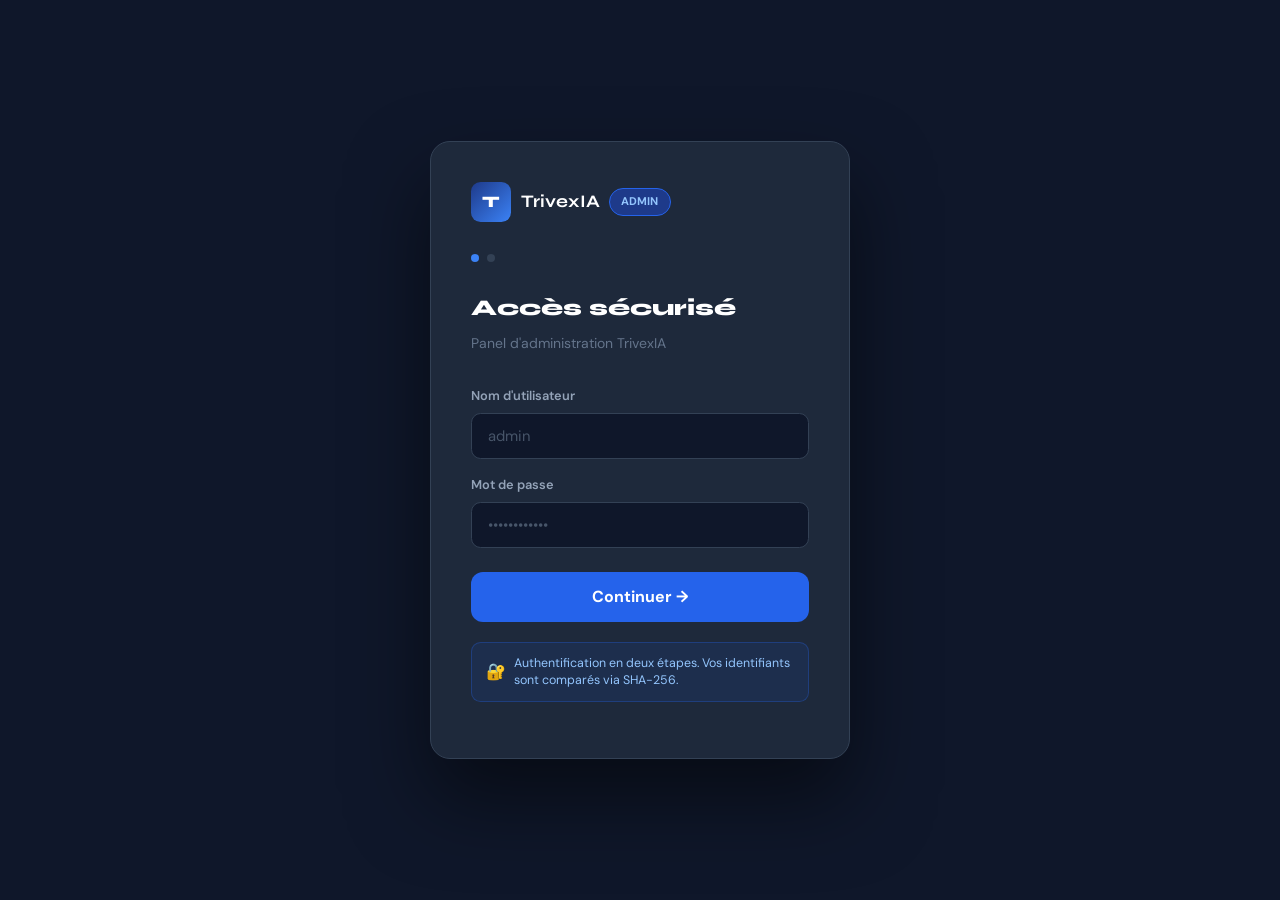
<file: admin-login.html>
<!DOCTYPE html>
<html lang="fr">
<head>
<meta charset="UTF-8" />
<meta name="viewport" content="width=device-width, initial-scale=1.0" />
<title>TrivexIA — Accès Admin</title>
<link rel="stylesheet" href="style.css" />
<style>
  body { background: #0f172a; min-height: 100vh; display: flex; align-items: center; justify-content: center; padding: 1rem; }
  .login-box { background: #1e293b; border: 1px solid #334155; border-radius: 1.25rem; padding: 2.5rem; max-width: 420px; width: 100%; box-shadow: 0 40px 80px rgba(0,0,0,.5); animation: slideUp .3s ease; }
  @keyframes slideUp { from{opacity:0;transform:translateY(20px)} to{opacity:1;transform:translateY(0)} }
  .login-logo { display: flex; align-items: center; gap: .6rem; margin-bottom: 2rem; }
  .login-logo-icon { width: 2.5rem; height: 2.5rem; border-radius: .6rem; background: linear-gradient(135deg, #1e3a8a, #3b82f6); display: flex; align-items: center; justify-content: center; color: white; font-weight: 800; font-family: 'Syne',sans-serif; }
  .login-logo-text { font-size: 1.1rem; font-weight: 700; font-family: 'Syne',sans-serif; color: white; }
  .admin-badge { background: #1e3a8a; color: #93c5fd; font-size: .7rem; font-weight: 700; padding: .25rem .7rem; border-radius: 2rem; border: 1px solid #2563eb; }
  h1 { font-size: 1.4rem; font-weight: 800; color: white; margin-bottom: .4rem; font-family: 'Syne',sans-serif; }
  .sub { font-size: .875rem; color: #64748b; margin-bottom: 2rem; }
  label { display: block; font-size: .8rem; font-weight: 600; color: #94a3b8; margin-bottom: .4rem; }
  input { width: 100%; background: #0f172a; border: 1.5px solid #334155; border-radius: .6rem; padding: .75rem 1rem; font-size: .925rem; color: white; outline: none; transition: border .2s; margin-bottom: 1rem; font-family: inherit; }
  input:focus { border-color: #3b82f6; box-shadow: 0 0 0 3px rgba(59,130,246,.15); }
  input::placeholder { color: #475569; }
  .pin-row { display: flex; gap: .6rem; margin-bottom: 1rem; }
  .pin-input { flex: 1; text-align: center; font-size: 1.5rem; font-weight: 700; letter-spacing: .2em; padding: .75rem .5rem; }
  .btn-login { width: 100%; background: #2563eb; color: white; padding: .9rem; border-radius: .75rem; font-weight: 700; font-size: 1rem; border: none; cursor: pointer; transition: background .2s; margin-top: .5rem; font-family: inherit; }
  .btn-login:hover { background: #1d4ed8; }
  .btn-login:disabled { background: #334155; color: #64748b; cursor: not-allowed; }
  .error-msg { background: rgba(220,38,38,.15); border: 1px solid rgba(220,38,38,.4); color: #fca5a5; font-size: .825rem; padding: .65rem .9rem; border-radius: .5rem; margin-bottom: 1rem; display: none; }
  .error-msg.show { display: block; }
  .attempts-note { font-size: .75rem; color: #475569; text-align: center; margin-top: 1rem; }
  .security-info { display: flex; align-items: center; gap: .5rem; background: rgba(37,99,235,.1); border: 1px solid rgba(37,99,235,.3); border-radius: .6rem; padding: .75rem .9rem; margin-top: 1.25rem; }
  .security-info span:first-child { font-size: 1rem; }
  .security-info p { font-size: .775rem; color: #93c5fd; line-height: 1.4; }
  .step-indicator { display: flex; gap: .5rem; margin-bottom: 1.75rem; }
  .step-dot { width: .5rem; height: .5rem; border-radius: 50%; background: #334155; transition: background .3s; }
  .step-dot.active { background: #3b82f6; }
  .step-dot.done { background: #16a34a; }
  #step2 { display: none; }
  .back-link { display: inline-flex; align-items: center; gap: .3rem; font-size: .825rem; color: #64748b; cursor: pointer; margin-bottom: 1.5rem; transition: color .15s; background: none; border: none; font-family: inherit; }
  .back-link:hover { color: #94a3b8; }
  .lockout-overlay { display: none; text-align: center; }
  .lockout-overlay.show { display: block; }
  .lockout-icon { font-size: 3rem; margin-bottom: 1rem; }
  .lockout-title { color: #f87171; font-size: 1.2rem; font-weight: 700; margin-bottom: .5rem; font-family: 'Syne',sans-serif; }
  .lockout-text { color: #64748b; font-size: .875rem; line-height: 1.6; }
  .countdown { color: #f87171; font-weight: 700; font-size: 1.1rem; margin: .75rem 0; }
  #main-form {}
</style>
<link href="https://fonts.googleapis.com/css2?family=Syne:wght@700;800&family=DM+Sans:wght@400;500;600&display=swap" rel="stylesheet">
</head>
<body>

<div class="login-box">
  <div class="login-logo">
    <div class="login-logo-icon">T</div>
    <span class="login-logo-text">TrivexIA</span>
    <span class="admin-badge">ADMIN</span>
  </div>

  <!-- Lockout overlay -->
  <div id="lockout-overlay" class="lockout-overlay">
    <div class="lockout-icon">🔒</div>
    <div class="lockout-title">Accès bloqué</div>
    <p class="lockout-text">Trop de tentatives échouées. L'accès est temporairement bloqué.</p>
    <div class="countdown" id="countdown-display">Réessayez dans : --:--</div>
    <p class="lockout-text">Si vous avez oublié vos identifiants, modifiez le fichier <code style="background:#0f172a;padding:.2rem .4rem;border-radius:.3rem;font-size:.8rem">script.js</code> directement.</p>
  </div>

  <!-- Main form -->
  <div id="main-form">
    <div class="step-indicator">
      <div class="step-dot active" id="dot-1"></div>
      <div class="step-dot" id="dot-2"></div>
    </div>

    <!-- Étape 1 : Username + Password -->
    <div id="step1">
      <h1>Accès sécurisé</h1>
      <p class="sub">Panel d'administration TrivexIA</p>
      <div id="error-step1" class="error-msg"></div>
      <div>
        <label>Nom d'utilisateur</label>
        <input type="text" id="username" placeholder="admin" autocomplete="username" />
      </div>
      <div>
        <label>Mot de passe</label>
        <input type="password" id="password" placeholder="••••••••••••" autocomplete="current-password" />
      </div>
      <button class="btn-login" id="btn-step1" onclick="verifyStep1()">Continuer →</button>
      <div class="security-info">
        <span>🔐</span>
        <p>Authentification en deux étapes. Vos identifiants sont comparés via SHA-256.</p>
      </div>
    </div>

    <!-- Étape 2 : PIN -->
    <div id="step2">
      <button class="back-link" onclick="backToStep1()">← Retour</button>
      <h1>Code PIN</h1>
      <p class="sub">Saisissez votre PIN à 4 chiffres pour confirmer votre identité.</p>
      <div id="error-step2" class="error-msg"></div>
      <div class="pin-row">
        <input type="password" class="pin-input form-input" id="pin1" maxlength="1" inputmode="numeric" pattern="[0-9]" />
        <input type="password" class="pin-input form-input" id="pin2" maxlength="1" inputmode="numeric" pattern="[0-9]" />
        <input type="password" class="pin-input form-input" id="pin3" maxlength="1" inputmode="numeric" pattern="[0-9]" />
        <input type="password" class="pin-input form-input" id="pin4" maxlength="1" inputmode="numeric" pattern="[0-9]" />
      </div>
      <button class="btn-login" id="btn-step2" onclick="verifyStep2()">Accéder au panel →</button>
    </div>

    <p class="attempts-note" id="attempts-note"></p>
  </div>
</div>

<script>
/* ═══ CONFIG — CHANGER ICI ═══
   Pour générer un nouveau hash SHA-256 :
   Ouvrez la console du navigateur et tapez :
   await crypto.subtle.digest('SHA-256', new TextEncoder().encode('Pa$$w0rd'))
     .then(b => Array.from(new Uint8Array(b)).map(x=>x.toString(16).padStart(2,'0')).join(''))
   ═══════════════════════════ */
const ADMIN_USERNAME = 'trivex';
// SHA-256 de "AgentSAV2024!"
const ADMIN_PWD_HASH = '5f9b5391104e4ad2c08c78325d12fedfa0a5f3c4a59058b523c4298ef089be07';
// SHA-256 de "7391"
const ADMIN_PIN_HASH = 'e25f201f9014599e00073db598a2603a9c05766965336d9b9c68c3d4081ee9a3';
const SESSION_DURATION = 30 * 60 * 1000; // 30 minutes
const MAX_ATTEMPTS = 5;
const LOCKOUT_DURATION = 15 * 60 * 1000; // 15 minutes

async function sha256(msg) {
  const buf = await crypto.subtle.digest('SHA-256', new TextEncoder().encode(msg));
  return Array.from(new Uint8Array(buf)).map(b => b.toString(16).padStart(2,'0')).join('');
}

function getAttempts() { try { return JSON.parse(localStorage.getItem('trivex_admin_attempts') || '{"count":0,"lockUntil":0}'); } catch { return {count:0,lockUntil:0}; } }
function saveAttempts(a) { localStorage.setItem('trivex_admin_attempts', JSON.stringify(a)); }

function checkLockout() {
  const a = getAttempts();
  if (a.lockUntil && Date.now() < a.lockUntil) {
    showLockout(a.lockUntil);
    return true;
  }
  if (a.lockUntil && Date.now() >= a.lockUntil) {
    saveAttempts({count:0, lockUntil:0});
  }
  return false;
}

function showLockout(until) {
  document.getElementById('main-form').style.display = 'none';
  document.getElementById('lockout-overlay').classList.add('show');
  updateCountdown(until);
}

function updateCountdown(until) {
  const el = document.getElementById('countdown-display');
  const interval = setInterval(() => {
    const remaining = until - Date.now();
    if (remaining <= 0) {
      clearInterval(interval);
      document.getElementById('main-form').style.display = 'block';
      document.getElementById('lockout-overlay').classList.remove('show');
      saveAttempts({count:0, lockUntil:0});
      return;
    }
    const m = Math.floor(remaining / 60000);
    const s = Math.floor((remaining % 60000) / 1000);
    el.textContent = `Réessayez dans : ${m}:${s.toString().padStart(2,'0')}`;
  }, 1000);
}

function recordFailedAttempt() {
  const a = getAttempts();
  a.count = (a.count || 0) + 1;
  if (a.count >= MAX_ATTEMPTS) {
    a.lockUntil = Date.now() + LOCKOUT_DURATION;
    saveAttempts(a);
    showLockout(a.lockUntil);
    return;
  }
  saveAttempts(a);
  const remaining = MAX_ATTEMPTS - a.count;
  document.getElementById('attempts-note').textContent = `${remaining} tentative(s) restante(s) avant blocage temporaire.`;
}

function resetAttempts() { saveAttempts({count:0, lockUntil:0}); }

async function verifyStep1() {
  if (checkLockout()) return;
  const username = document.getElementById('username').value.trim();
  const password = document.getElementById('password').value;
  const errEl = document.getElementById('error-step1');
  const btn = document.getElementById('btn-step1');

  if (!username || !password) { showErr(errEl, 'Veuillez remplir tous les champs.'); return; }

  btn.disabled = true;
  btn.textContent = 'Vérification…';

  const pwdHash = await sha256(password);

  if (username !== ADMIN_USERNAME || pwdHash !== ADMIN_PWD_HASH) {
    recordFailedAttempt();
    showErr(errEl, 'Identifiants incorrects.');
    btn.disabled = false;
    btn.textContent = 'Continuer →';
    return;
  }

  errEl.style.display = 'none';
  document.getElementById('dot-1').classList.remove('active');
  document.getElementById('dot-1').classList.add('done');
  document.getElementById('dot-2').classList.add('active');
  document.getElementById('step1').style.display = 'none';
  document.getElementById('step2').style.display = 'block';
  document.getElementById('pin1').focus();
  btn.disabled = false;
  btn.textContent = 'Continuer →';
}

async function verifyStep2() {
  if (checkLockout()) return;
  const pin = ['pin1','pin2','pin3','pin4'].map(id => document.getElementById(id).value).join('');
  const errEl = document.getElementById('error-step2');
  const btn = document.getElementById('btn-step2');

  if (pin.length !== 4) { showErr(errEl, 'Veuillez saisir les 4 chiffres du PIN.'); return; }

  btn.disabled = true;
  btn.textContent = 'Vérification…';

  const pinHash = await sha256(pin);

  if (pinHash !== ADMIN_PIN_HASH) {
    recordFailedAttempt();
    showErr(errEl, 'PIN incorrect.');
    ['pin1','pin2','pin3','pin4'].forEach(id => { document.getElementById(id).value = ''; });
    document.getElementById('pin1').focus();
    btn.disabled = false;
    btn.textContent = 'Accéder au panel →';
    return;
  }

  // Succès !
  resetAttempts();
  const token = await sha256(Date.now().toString() + Math.random().toString());
  const session = { token, expires: Date.now() + SESSION_DURATION, createdAt: Date.now() };
  localStorage.setItem('trivex_admin_session', JSON.stringify(session));
  btn.textContent = 'Accès autorisé ✓';
  setTimeout(() => { window.location.href = 'admin.html'; }, 600);
}

function backToStep1() {
  document.getElementById('step2').style.display = 'none';
  document.getElementById('step1').style.display = 'block';
  document.getElementById('dot-2').classList.remove('active');
  document.getElementById('dot-1').classList.remove('done');
  document.getElementById('dot-1').classList.add('active');
}

function showErr(el, msg) { el.textContent = msg; el.style.display = 'block'; }

// Navigation PIN avec auto-focus
['pin1','pin2','pin3','pin4'].forEach((id, i, arr) => {
  document.getElementById(id)?.addEventListener('input', e => {
    if (e.target.value.length === 1 && i < arr.length - 1) {
      document.getElementById(arr[i + 1]).focus();
    }
  });
  document.getElementById(id)?.addEventListener('keydown', e => {
    if (e.key === 'Backspace' && e.target.value === '' && i > 0) {
      document.getElementById(arr[i - 1]).focus();
    }
    if (e.key === 'Enter') verifyStep2();
  });
});

document.getElementById('password')?.addEventListener('keydown', e => {
  if (e.key === 'Enter') verifyStep1();
});

// Vérifier lockout au chargement
window.addEventListener('DOMContentLoaded', () => { checkLockout(); });
</script>
</body>
</html>
</file>
<file: style.css>
/* ═══════════════════════════════════════════════
   TrivexIA — style.css
   ═══════════════════════════════════════════════ */

@import url('https://fonts.googleapis.com/css2?family=Syne:wght@400;600;700;800&family=DM+Sans:ital,wght@0,300;0,400;0,500;1,400&display=swap');

/* ── Variables ── */
:root {
  --blue-dark: #1e3a8a;
  --blue-mid: #2563eb;
  --blue-light: #3b82f6;
  --blue-pale: #eff6ff;
  --green: #16a34a;
  --red: #dc2626;
  --slate-50: #f8fafc;
  --slate-100: #f1f5f9;
  --slate-200: #e2e8f0;
  --slate-300: #cbd5e1;
  --slate-400: #94a3b8;
  --slate-500: #64748b;
  --slate-600: #475569;
  --slate-700: #334155;
  --slate-800: #1e293b;
  --slate-900: #0f172a;
  --shadow-sm: 0 1px 2px rgba(0,0,0,.05);
  --shadow-md: 0 4px 12px rgba(0,0,0,.08);
  --shadow-lg: 0 20px 40px rgba(0,0,0,.1);
  --radius: .75rem;
  --radius-lg: 1.25rem;
  --radius-xl: 1.5rem;
}

/* ── Reset & Base ── */
*, *::before, *::after { box-sizing: border-box; margin: 0; padding: 0; }
html { scroll-behavior: smooth; font-size: 16px; }
body { font-family: 'DM Sans', sans-serif; background: var(--slate-50); color: var(--slate-900); line-height: 1.6; -webkit-font-smoothing: antialiased; }
h1,h2,h3,h4,.font-display { font-family: 'Syne', sans-serif; }
a { text-decoration: none; color: inherit; }
img { max-width: 100%; display: block; }
button { cursor: pointer; border: none; background: none; font-family: inherit; }
input, textarea, select { font-family: inherit; font-size: 1rem; }

/* ── Gradients ── */
.gradient-bg { background: linear-gradient(135deg, var(--blue-dark) 0%, var(--blue-light) 100%); }

/* ── Card hover ── */
.card-hover { transition: transform .2s ease, box-shadow .2s ease; }
.card-hover:hover { transform: translateY(-4px); box-shadow: var(--shadow-lg); }

/* ── Navigation ── */
.nav { position: sticky; top: 0; z-index: 50; background: rgba(255,255,255,.92); backdrop-filter: blur(12px); border-bottom: 1px solid var(--slate-200); }
.nav-inner { max-width: 1152px; margin: 0 auto; padding: .9rem 1.5rem; display: flex; align-items: center; justify-content: space-between; }
.nav-logo { display: flex; align-items: center; gap: .5rem; }
.nav-logo-icon { width: 2.25rem; height: 2.25rem; border-radius: .5rem; background: linear-gradient(135deg, var(--blue-dark), var(--blue-light)); display: flex; align-items: center; justify-content: center; color: white; font-weight: 700; font-family: 'Syne', sans-serif; font-size: .9rem; }
.nav-logo-text { font-size: 1.2rem; font-weight: 700; font-family: 'Syne', sans-serif; }
.nav-logo-text span { color: var(--blue-mid); }
.nav-links { display: none; gap: 2rem; font-size: .875rem; font-weight: 500; color: var(--slate-600); }
.nav-links a:hover { color: var(--blue-mid); }
.btn-nav { background: var(--blue-mid); color: white; padding: .5rem 1.25rem; border-radius: .5rem; font-size: .875rem; font-weight: 600; transition: background .2s; }
.btn-nav:hover { background: var(--blue-dark); }
@media(min-width:768px){ .nav-links { display: flex; } }

/* ── Hero ── */
.hero { background: linear-gradient(135deg, var(--blue-dark) 0%, var(--blue-light) 100%); color: white; }
.hero-inner { max-width: 1152px; margin: 0 auto; padding: 5rem 1.5rem 6rem; }
.hero-badge { display: inline-block; background: rgba(255,255,255,.2); color: white; font-size: .75rem; font-weight: 600; padding: .3rem .85rem; border-radius: 2rem; margin-bottom: 1.5rem; }
.hero h1 { font-size: clamp(2rem, 5vw, 3.5rem); font-weight: 800; line-height: 1.15; margin-bottom: 1.5rem; }
.hero h1 span { color: #bfdbfe; }
.hero-sub { font-size: 1.15rem; color: #bfdbfe; max-width: 580px; margin-bottom: 2rem; line-height: 1.7; }
.hero-btns { display: flex; flex-wrap: wrap; gap: 1rem; }
.btn-hero-primary { background: white; color: var(--blue-dark); padding: .9rem 2rem; border-radius: .6rem; font-weight: 700; transition: background .2s; }
.btn-hero-primary:hover { background: #eff6ff; }
.btn-hero-secondary { border: 2px solid rgba(255,255,255,.4); color: white; padding: .9rem 2rem; border-radius: .6rem; font-weight: 600; transition: background .2s; }
.btn-hero-secondary:hover { background: rgba(255,255,255,.1); }
.hero-meta { margin-top: 1.5rem; font-size: .875rem; color: #bfdbfe; }
.hero-meta span { margin-right: 1.2rem; }

/* ── Auth Modal ── */
.auth-overlay { display: none; position: fixed; inset: 0; z-index: 200; background: rgba(15,23,42,.7); backdrop-filter: blur(6px); align-items: center; justify-content: center; padding: 1rem; }
.auth-overlay.open { display: flex; }
.auth-box { background: white; border-radius: var(--radius-xl); max-width: 440px; width: 100%; padding: 2.5rem; box-shadow: 0 40px 80px rgba(0,0,0,.2); animation: slideUp .3s ease; }
@keyframes slideUp { from{opacity:0;transform:translateY(20px)} to{opacity:1;transform:translateY(0)} }
.auth-logo { display: flex; align-items: center; gap: .5rem; margin-bottom: 1.75rem; }
.auth-logo-icon { width: 2.5rem; height: 2.5rem; border-radius: .6rem; background: linear-gradient(135deg, var(--blue-dark), var(--blue-light)); display: flex; align-items: center; justify-content: center; color: white; font-weight: 800; font-family: 'Syne',sans-serif; }
.auth-logo-text { font-size: 1.15rem; font-weight: 700; font-family: 'Syne',sans-serif; }
.auth-title { font-size: 1.4rem; font-weight: 800; margin-bottom: .35rem; font-family: 'Syne',sans-serif; }
.auth-sub { font-size: .875rem; color: var(--slate-500); margin-bottom: 1.75rem; }
.auth-tab { display: flex; background: var(--slate-100); border-radius: .6rem; padding: .25rem; margin-bottom: 1.5rem; }
.auth-tab button { flex: 1; padding: .55rem; border-radius: .45rem; font-size: .875rem; font-weight: 600; color: var(--slate-500); transition: all .2s; }
.auth-tab button.active { background: white; color: var(--slate-900); box-shadow: var(--shadow-sm); }
.form-group { margin-bottom: 1rem; }
.form-label { display: block; font-size: .8rem; font-weight: 600; color: var(--slate-600); margin-bottom: .4rem; }
.form-input { width: 100%; border: 1.5px solid var(--slate-200); border-radius: .6rem; padding: .7rem 1rem; font-size: .925rem; color: var(--slate-900); transition: border .2s; outline: none; background: white; }
.form-input:focus { border-color: var(--blue-mid); box-shadow: 0 0 0 3px rgba(37,99,235,.1); }
.btn-primary { width: 100%; background: var(--blue-mid); color: white; padding: .85rem; border-radius: .6rem; font-weight: 700; font-size: 1rem; transition: background .2s; margin-top: .5rem; }
.btn-primary:hover { background: var(--blue-dark); }
.btn-secondary { width: 100%; background: var(--slate-100); color: var(--slate-700); padding: .85rem; border-radius: .6rem; font-weight: 600; font-size: .925rem; transition: background .2s; margin-top: .75rem; }
.btn-secondary:hover { background: var(--slate-200); }
.auth-error { background: #fef2f2; border: 1px solid #fecaca; color: var(--red); font-size: .825rem; padding: .65rem .9rem; border-radius: .5rem; margin-bottom: 1rem; display: none; }
.auth-error.show { display: block; }
.auth-success { background: #f0fdf4; border: 1px solid #bbf7d0; color: var(--green); font-size: .825rem; padding: .65rem .9rem; border-radius: .5rem; margin-bottom: 1rem; display: none; }
.auth-success.show { display: block; }
.auth-gdpr { font-size: .75rem; color: var(--slate-400); margin-top: 1rem; text-align: center; line-height: 1.5; }
.auth-gdpr a { color: var(--blue-mid); text-decoration: underline; }

/* ── User badge (nav) ── */
.user-badge { display: flex; align-items: center; gap: .6rem; font-size: .875rem; }
.user-avatar { width: 2rem; height: 2rem; border-radius: 50%; background: var(--blue-light); color: white; display: flex; align-items: center; justify-content: center; font-weight: 700; font-size: .75rem; font-family: 'Syne',sans-serif; }
.btn-logout { font-size: .75rem; color: var(--slate-400); padding: .25rem .6rem; border-radius: .4rem; transition: all .2s; }
.btn-logout:hover { background: var(--slate-100); color: var(--slate-700); }

/* ── Bandeau logos ── */
.bandeau { background: white; border-bottom: 1px solid var(--slate-200); }
.bandeau-inner { max-width: 1152px; margin: 0 auto; padding: 2rem 1.5rem; text-align: center; }
.bandeau-label { font-size: .75rem; text-transform: uppercase; letter-spacing: .1em; color: var(--slate-400); font-weight: 600; margin-bottom: 1rem; }
.bandeau-logos { display: flex; flex-wrap: wrap; justify-content: center; gap: 2rem; color: var(--slate-300); font-size: .9rem; font-weight: 500; }

/* ── Problem/Solution ── */
.problem { background: var(--slate-50); padding: 5rem 0; }
.problem-inner { max-width: 1152px; margin: 0 auto; padding: 0 1.5rem; display: grid; gap: 3rem; align-items: center; }
@media(min-width:768px){ .problem-inner { grid-template-columns: 1fr 1fr; } }
.problem h2 { font-size: clamp(1.8rem,4vw,2.5rem); font-weight: 800; margin-bottom: 1.25rem; }
.problem h2 span { color: #ef4444; }
.problem p { color: var(--slate-600); font-size: 1.05rem; margin-bottom: 1rem; }
.check-list { list-style: none; display: flex; flex-direction: column; gap: .75rem; margin-top: 1rem; }
.check-list li { display: flex; gap: .75rem; align-items: flex-start; color: var(--slate-700); }
.check-list li span:first-child { color: var(--green); font-weight: 700; font-size: 1.1rem; flex-shrink: 0; margin-top: .1rem; }
.chat-demo { background: white; border-radius: var(--radius-xl); padding: 1.5rem; border: 1px solid var(--slate-200); box-shadow: var(--shadow-lg); }
.chat-bubble { border-radius: .85rem; padding: .85rem 1rem; max-width: 85%; font-size: .875rem; }
.chat-bubble.user { background: var(--slate-100); color: var(--slate-700); }
.chat-bubble.bot { background: var(--blue-mid); color: white; margin-left: auto; }
.chat-meta { font-size: .7rem; margin-top: .25rem; opacity: .6; }
.chat-messages { display: flex; flex-direction: column; gap: 1rem; }

/* ── Produits ── */
.produits { background: white; padding: 5rem 0; }
.produits-inner { max-width: 1152px; margin: 0 auto; padding: 0 1.5rem; }
.section-header { text-align: center; margin-bottom: 3.5rem; }
.section-header h2 { font-size: clamp(1.8rem,4vw,2.5rem); font-weight: 800; margin-bottom: 1rem; }
.section-header p { font-size: 1.05rem; color: var(--slate-600); max-width: 500px; margin: 0 auto; }
.products-grid { display: grid; gap: 1.5rem; }
@media(min-width:768px){ .products-grid { grid-template-columns: repeat(3,1fr); } }
.product-card { background: white; border-radius: var(--radius-xl); padding: 2rem; border: 2px solid var(--slate-200); display: flex; flex-direction: column; }
.product-card.featured { border-color: var(--blue-mid); box-shadow: var(--shadow-lg); position: relative; }
.product-badge { position: absolute; top: -.85rem; left: 50%; transform: translateX(-50%); background: var(--blue-mid); color: white; font-size: .7rem; font-weight: 700; padding: .3rem 1rem; border-radius: 2rem; white-space: nowrap; }
.product-icon { width: 3rem; height: 3rem; border-radius: .6rem; display: flex; align-items: center; justify-content: center; font-size: 1.5rem; margin-bottom: 1rem; }
.product-icon.blue { background: #eff6ff; }
.product-icon.blue-filled { background: var(--blue-mid); }
.product-icon.amber { background: #fffbeb; }
.product-card h3 { font-size: 1.2rem; font-weight: 700; margin-bottom: .25rem; }
.product-tagline { font-size: .8rem; color: var(--slate-400); margin-bottom: 1rem; }
.product-desc { color: var(--slate-600); font-size: .9rem; flex: 1; margin-bottom: 1.5rem; line-height: 1.65; }
.product-pricing { border-top: 1px solid var(--slate-200); padding-top: 1rem; margin-bottom: 1.25rem; }
.product-price { font-size: 1.75rem; font-weight: 800; margin-bottom: .25rem; }
.product-price span { font-size: .875rem; font-weight: 400; color: var(--slate-400); }
.product-abo { font-size: .825rem; color: var(--slate-400); }
.product-abo strong { color: var(--slate-700); }
.product-note { font-size: .75rem; font-weight: 600; margin-top: .5rem; }
.product-note.green { color: var(--green); }
.product-note.blue { color: var(--blue-mid); }
.product-note.amber { color: #d97706; }
.btn-product { width: 100%; background: var(--blue-mid); color: white; padding: .8rem; border-radius: .75rem; font-weight: 700; font-size: .9rem; transition: background .2s; }
.btn-product:hover { background: var(--blue-dark); }
.btn-product.dark { background: var(--slate-800); }
.btn-product.dark:hover { background: var(--slate-900); }
.btn-product.demo-requested { background: var(--green); cursor: default; }
.pricing-note { margin-top: 2rem; background: var(--slate-50); border: 1px solid var(--slate-200); border-radius: .75rem; padding: 1.25rem; max-width: 640px; margin-left: auto; margin-right: auto; text-align: center; font-size: .875rem; color: var(--slate-600); }

/* ── Comment ── */
.comment { background: var(--slate-50); padding: 5rem 0; }
.comment-inner { max-width: 1152px; margin: 0 auto; padding: 0 1.5rem; }
.steps-grid { display: grid; gap: 2rem; }
@media(min-width:768px){ .steps-grid { grid-template-columns: repeat(3,1fr); } }
.step-item { text-align: center; }
.step-num { width: 4rem; height: 4rem; border-radius: 50%; background: linear-gradient(135deg, var(--blue-dark), var(--blue-light)); color: white; font-size: 1.5rem; font-weight: 800; display: flex; align-items: center; justify-content: center; margin: 0 auto 1rem; font-family: 'Syne',sans-serif; }
.step-item h3 { font-size: 1.15rem; font-weight: 700; margin-bottom: .5rem; }
.step-item p { font-size: .9rem; color: var(--slate-500); }

/* ── Témoignages ── */
.temoignages { background: white; padding: 5rem 0; }
.temoignages-inner { max-width: 1152px; margin: 0 auto; padding: 0 1.5rem; }
.temoignages-grid { display: grid; gap: 1.5rem; margin-bottom: 2rem; }
@media(min-width:768px){ .temoignages-grid { grid-template-columns: repeat(2,1fr); } }
.temoignage-card { background: var(--slate-50); border: 1px solid var(--slate-200); border-radius: var(--radius-xl); padding: 2rem; }
.temoignage-stars { color: #f59e0b; font-size: 1.1rem; margin-bottom: 1rem; }
.temoignage-text { color: var(--slate-700); font-style: italic; margin-bottom: 1.5rem; line-height: 1.7; }
.temoignage-author { display: flex; align-items: center; gap: .75rem; }
.temoignage-avatar { width: 2.5rem; height: 2.5rem; border-radius: 50%; background: #bfdbfe; color: var(--blue-dark); display: flex; align-items: center; justify-content: center; font-weight: 700; font-size: .8rem; font-family: 'Syne',sans-serif; }
.temoignage-name { font-weight: 700; font-size: .875rem; }
.temoignage-commerce { font-size: .75rem; color: var(--slate-400); }
.temoignages-empty { border: 2px dashed var(--slate-200); border-radius: var(--radius-xl); padding: 3rem; text-align: center; }
.temoignages-empty-emoji { font-size: 2.5rem; margin-bottom: 1rem; }
.temoignages-empty h3 { font-size: 1.25rem; font-weight: 700; margin-bottom: .5rem; }
.temoignages-empty p { color: var(--slate-400); max-width: 400px; margin: 0 auto .75rem; }
.temoignages-empty-cta { color: var(--blue-mid); font-size: .875rem; font-weight: 600; margin-bottom: .75rem; }

/* ── Section commentaires publics ── */
.comments-section { background: var(--slate-50); padding: 4rem 0; border-top: 1px solid var(--slate-200); }
.comments-inner { max-width: 720px; margin: 0 auto; padding: 0 1.5rem; }
.comments-section h2 { font-size: 1.75rem; font-weight: 800; margin-bottom: .5rem; }
.comments-section .sub { font-size: .9rem; color: var(--slate-400); margin-bottom: 2rem; }
.comment-form { background: white; border: 1px solid var(--slate-200); border-radius: var(--radius-lg); padding: 1.5rem; margin-bottom: 2rem; }
.comment-form h3 { font-size: 1rem; font-weight: 700; margin-bottom: 1rem; }
.star-picker { display: flex; gap: .3rem; margin-bottom: 1rem; }
.star-picker span { font-size: 1.5rem; cursor: pointer; color: var(--slate-300); transition: color .15s; }
.star-picker span.active { color: #f59e0b; }
.comment-form textarea { width: 100%; border: 1.5px solid var(--slate-200); border-radius: .6rem; padding: .75rem 1rem; font-size: .9rem; resize: none; outline: none; transition: border .2s; }
.comment-form textarea:focus { border-color: var(--blue-mid); }
.btn-submit-comment { background: var(--blue-mid); color: white; padding: .7rem 1.5rem; border-radius: .6rem; font-weight: 700; font-size: .875rem; transition: background .2s; margin-top: .75rem; }
.btn-submit-comment:hover { background: var(--blue-dark); }
.comment-login-prompt { background: var(--blue-pale); border: 1px solid #bfdbfe; border-radius: var(--radius); padding: 1rem 1.25rem; font-size: .875rem; color: var(--blue-dark); margin-bottom: 2rem; }
.comment-login-prompt a { font-weight: 700; color: var(--blue-mid); text-decoration: underline; cursor: pointer; }
.comment-list { display: flex; flex-direction: column; gap: 1.25rem; }
.comment-item { background: white; border: 1px solid var(--slate-200); border-radius: var(--radius-lg); padding: 1.25rem 1.5rem; }
.comment-header { display: flex; justify-content: space-between; align-items: flex-start; margin-bottom: .6rem; }
.comment-meta { display: flex; align-items: center; gap: .6rem; }
.comment-avatar { width: 2rem; height: 2rem; border-radius: 50%; background: var(--blue-light); color: white; display: flex; align-items: center; justify-content: center; font-weight: 700; font-size: .7rem; font-family: 'Syne',sans-serif; }
.comment-author-name { font-weight: 700; font-size: .875rem; }
.comment-date { font-size: .75rem; color: var(--slate-400); }
.comment-stars { font-size: .85rem; color: #f59e0b; margin-bottom: .5rem; }
.comment-text { font-size: .875rem; color: var(--slate-600); line-height: 1.65; }
.comment-empty { text-align: center; padding: 2.5rem; color: var(--slate-400); font-size: .9rem; }

/* ── Demo CTA ── */
.demo-section { background: linear-gradient(135deg, var(--blue-dark) 0%, var(--blue-light) 100%); padding: 5rem 0; }
.demo-inner { max-width: 900px; margin: 0 auto; padding: 0 1.5rem; text-align: center; color: white; }
.demo-inner h2 { font-size: clamp(1.8rem,4vw,3rem); font-weight: 800; margin-bottom: 1.25rem; }
.demo-inner .demo-sub { font-size: 1.1rem; color: #bfdbfe; margin-bottom: 2.5rem; max-width: 500px; margin-left: auto; margin-right: auto; }
.demo-form-box { background: white; border-radius: var(--radius-xl); padding: 2rem; text-align: left; color: var(--slate-900); max-width: 640px; margin: 0 auto; }
.demo-grid { display: grid; gap: 1rem; }
@media(min-width:640px){ .demo-grid { grid-template-columns: 1fr 1fr; } }
.demo-form-box .form-label { color: var(--slate-700); font-size: .825rem; font-weight: 600; margin-bottom: .3rem; display: block; }
.demo-form-box input, .demo-form-box textarea { width: 100%; border: 1.5px solid var(--slate-200); border-radius: .6rem; padding: .75rem 1rem; font-size: .9rem; outline: none; transition: border .2s; }
.demo-form-box input:focus, .demo-form-box textarea:focus { border-color: var(--blue-mid); }
.btn-demo-submit { width: 100%; background: var(--blue-mid); color: white; padding: 1rem; border-radius: .6rem; font-weight: 700; font-size: 1rem; transition: background .2s; margin-top: 1.25rem; }
.btn-demo-submit:hover { background: var(--blue-dark); }
.btn-demo-submit.done { background: var(--green); cursor: default; }
.demo-privacy { font-size: .75rem; color: var(--slate-400); text-align: center; margin-top: .75rem; }
.demo-contact { margin-top: 2rem; color: #bfdbfe; font-size: .9rem; }
.demo-contact a { color: white; text-decoration: underline; font-weight: 600; }

/* ── FAQ ── */
.faq { background: white; padding: 5rem 0; }
.faq-inner { max-width: 720px; margin: 0 auto; padding: 0 1.5rem; }
.faq-list { display: flex; flex-direction: column; gap: .75rem; }
.faq-item { background: var(--slate-50); border: 1px solid var(--slate-200); border-radius: .75rem; overflow: hidden; }
.faq-item summary { font-weight: 600; padding: 1.1rem 1.25rem; cursor: pointer; list-style: none; display: flex; justify-content: space-between; align-items: center; }
.faq-item summary::-webkit-details-marker { display: none; }
.faq-icon { color: var(--blue-mid); font-weight: 700; font-size: 1.25rem; transition: transform .2s; flex-shrink: 0; }
details[open] .faq-icon { transform: rotate(45deg); }
.faq-item p { padding: 0 1.25rem 1.1rem; color: var(--slate-600); font-size: .9rem; line-height: 1.65; }

/* ── CGU / Confidentialité ── */
.legal-section { background: var(--slate-50); padding: 5rem 0; border-top: 1px solid var(--slate-200); }
.legal-inner { max-width: 900px; margin: 0 auto; padding: 0 1.5rem; }
.legal-tabs { display: flex; gap: .5rem; margin-bottom: 2rem; flex-wrap: wrap; }
.legal-tab { padding: .55rem 1.2rem; border-radius: .5rem; font-size: .875rem; font-weight: 600; color: var(--slate-500); border: 1.5px solid var(--slate-200); background: white; transition: all .2s; }
.legal-tab.active { background: var(--blue-mid); color: white; border-color: var(--blue-mid); }
.legal-content { display: none; background: white; border: 1px solid var(--slate-200); border-radius: var(--radius-lg); padding: 2rem; }
.legal-content.active { display: block; }
.legal-content h2 { font-size: 1.5rem; font-weight: 800; margin-bottom: .5rem; }
.legal-content .legal-meta { font-size: .8rem; color: var(--slate-400); margin-bottom: 1.75rem; border-bottom: 1px solid var(--slate-100); padding-bottom: 1rem; }
.legal-content h3 { font-size: 1rem; font-weight: 700; margin: 1.5rem 0 .5rem; color: var(--slate-800); }
.legal-content p { font-size: .875rem; color: var(--slate-600); margin-bottom: .75rem; line-height: 1.7; }
.legal-content ul { padding-left: 1.25rem; margin-bottom: .75rem; }
.legal-content ul li { font-size: .875rem; color: var(--slate-600); margin-bottom: .3rem; line-height: 1.65; }
.legal-content a { color: var(--blue-mid); text-decoration: underline; }

/* ── Footer ── */
footer { background: var(--slate-900); color: var(--slate-400); padding: 2.5rem 0; }
.footer-inner { max-width: 1152px; margin: 0 auto; padding: 0 1.5rem; display: flex; flex-direction: column; gap: 1rem; align-items: center; }
@media(min-width:768px){ .footer-inner { flex-direction: row; justify-content: space-between; } }
.footer-logo { display: flex; align-items: center; gap: .5rem; }
.footer-logo-icon { width: 2rem; height: 2rem; border-radius: .45rem; background: linear-gradient(135deg, var(--blue-dark), var(--blue-light)); display: flex; align-items: center; justify-content: center; color: white; font-weight: 700; font-size: .8rem; font-family: 'Syne',sans-serif; }
.footer-logo-text { color: white; font-weight: 700; font-family: 'Syne',sans-serif; }
.footer-links { font-size: .825rem; display: flex; flex-wrap: wrap; gap: .5rem 1rem; justify-content: center; }
.footer-links a { transition: color .2s; }
.footer-links a:hover { color: white; }
.footer-copy { font-size: .8rem; text-align: center; }
.footer-copy a { text-decoration: underline; }
.footer-copy a:hover { color: white; }

/* ── Modal paiement ── */
#payment-modal { display: none; position: fixed; inset: 0; z-index: 100; background: rgba(0,0,0,.6); backdrop-filter: blur(4px); align-items: center; justify-content: center; padding: 1rem; }
#payment-modal.open { display: flex; }
.modal-box { background: white; border-radius: var(--radius-xl); max-width: 520px; width: 100%; max-height: 90vh; overflow-y: auto; }
.modal-header { padding: 1.5rem; color: white; border-radius: var(--radius-xl) var(--radius-xl) 0 0; background: linear-gradient(135deg, var(--blue-dark), var(--blue-light)); }
.modal-header-top { display: flex; align-items: center; justify-content: space-between; margin-bottom: .75rem; }
.modal-logo { display: flex; align-items: center; gap: .5rem; font-weight: 700; font-family: 'Syne',sans-serif; }
.modal-logo-icon { width: 2rem; height: 2rem; border-radius: .4rem; background: rgba(255,255,255,.2); display: flex; align-items: center; justify-content: center; font-weight: 700; font-size: .8rem; }
.modal-close { color: rgba(255,255,255,.7); font-size: 1.5rem; line-height: 1; transition: color .15s; }
.modal-close:hover { color: white; }
.modal-header h3 { font-size: 1.15rem; font-weight: 700; }
.modal-header p { font-size: .8rem; color: #bfdbfe; margin-top: .2rem; }
.modal-recap { padding: 1.25rem 1.5rem; border-bottom: 1px solid var(--slate-100); }
.recap-box { background: var(--slate-50); border-radius: .75rem; padding: 1rem; }
.recap-top { display: flex; justify-content: space-between; align-items: flex-start; margin-bottom: .75rem; }
.recap-name { font-weight: 600; }
.recap-desc { font-size: .8rem; color: var(--slate-400); }
.recap-price { font-weight: 700; font-size: 1.05rem; }
.recap-price-label { font-size: .7rem; color: var(--slate-400); text-align: right; }
.recap-abo { display: flex; justify-content: space-between; padding-top: .75rem; border-top: 1px solid var(--slate-200); font-size: .875rem; }
.recap-abo-label { color: var(--slate-500); }
.recap-abo-val { font-weight: 600; color: var(--blue-mid); }
.recap-note { font-size: .75rem; color: var(--green); font-weight: 600; margin-top: .5rem; }
.modal-body { padding: 1.5rem; }
.step { display: none; }
.step.active { display: block; }
.step h4 { font-size: 1rem; font-weight: 700; margin-bottom: .35rem; }
.step .step-sub { font-size: .825rem; color: var(--slate-400); margin-bottom: 1.25rem; }
.mode-btn { width: 100%; text-align: left; border: 2px solid var(--slate-200); border-radius: .75rem; padding: 1rem; margin-bottom: .75rem; display: flex; gap: .75rem; align-items: flex-start; transition: all .2s; }
.mode-btn.green { border-color: var(--green); background: #f0fdf4; }
.mode-btn:hover { border-color: var(--blue-mid); background: var(--blue-pale); }
.mode-btn-emoji { font-size: 1.5rem; flex-shrink: 0; }
.mode-btn-title { font-weight: 700; }
.mode-btn.green .mode-btn-title { color: #15803d; }
.mode-btn-desc { font-size: .8rem; color: var(--slate-500); margin-top: .2rem; }
.mode-btn.green .mode-btn-desc { color: #16a34a; }
.back-btn { display: flex; align-items: center; gap: .25rem; font-size: .825rem; color: var(--slate-400); margin-bottom: 1rem; transition: color .15s; }
.back-btn:hover { color: var(--slate-700); }
.modal-form-grid { display: grid; grid-template-columns: 1fr 1fr; gap: .75rem; margin-bottom: .75rem; }
.modal-form-grid .full { grid-column: 1 / -1; }
.modal-note { background: var(--blue-pale); border: 1px solid #bfdbfe; border-radius: .6rem; padding: .75rem; font-size: .8rem; color: #1d4ed8; margin-bottom: 1rem; }
.btn-modal-submit { width: 100%; background: var(--blue-mid); color: white; padding: .9rem; border-radius: .75rem; font-weight: 700; transition: background .2s; margin-top: .5rem; }
.btn-modal-submit:hover { background: var(--blue-dark); }
.btn-modal-submit.green { background: var(--green); }
.btn-modal-submit.green:hover { background: #15803d; }
.modal-disclaimer { font-size: .7rem; color: var(--slate-400); text-align: center; margin-top: .6rem; }
.step-confirm { text-align: center; padding: 1.5rem 0; }
.confirm-emoji { font-size: 3rem; margin-bottom: 1rem; }
.confirm-title { font-size: 1.25rem; font-weight: 800; margin-bottom: .5rem; }
.confirm-text { color: var(--slate-500); font-size: .9rem; margin-bottom: 1.5rem; }
.confirm-steps { background: var(--slate-50); border-radius: .75rem; padding: 1rem 1.25rem; text-align: left; margin-bottom: 1.5rem; }
.confirm-steps p { font-size: .825rem; font-weight: 600; color: var(--slate-700); margin-bottom: .5rem; }
.confirm-steps ol { font-size: .825rem; color: var(--slate-500); padding-left: 1.25rem; display: flex; flex-direction: column; gap: .25rem; }
.confirm-contact { font-size: .825rem; color: var(--slate-400); }
.confirm-contact a { color: var(--blue-mid); text-decoration: underline; }
.btn-modal-close { width: 100%; background: var(--slate-900); color: white; padding: .85rem; border-radius: .75rem; font-weight: 700; transition: background .2s; margin-top: 1rem; }
.btn-modal-close:hover { background: var(--slate-700); }

/* ── Cookie banner ── */
#cookie-banner { display: none; position: fixed; bottom: 1.5rem; left: 50%; transform: translateX(-50%); width: calc(100% - 2rem); max-width: 620px; background: var(--slate-900); color: white; border-radius: var(--radius-lg); padding: 1.25rem 1.5rem; z-index: 300; box-shadow: 0 10px 30px rgba(0,0,0,.3); display: flex; flex-wrap: wrap; gap: 1rem; align-items: center; justify-content: space-between; }
#cookie-banner.hidden { display: none !important; }
.cookie-text { font-size: .825rem; color: var(--slate-300); flex: 1; min-width: 200px; line-height: 1.6; }
.cookie-text a { color: var(--blue-light); text-decoration: underline; }
.cookie-btns { display: flex; gap: .6rem; flex-shrink: 0; }
.btn-cookie-accept { background: var(--blue-mid); color: white; padding: .55rem 1.1rem; border-radius: .5rem; font-size: .825rem; font-weight: 700; transition: background .2s; }
.btn-cookie-accept:hover { background: var(--blue-dark); }
.btn-cookie-refuse { background: var(--slate-700); color: var(--slate-300); padding: .55rem 1rem; border-radius: .5rem; font-size: .825rem; transition: background .2s; }
.btn-cookie-refuse:hover { background: var(--slate-600); }

/* ── Utilities ── */
.hidden { display: none !important; }
.text-center { text-align: center; }
.mt-2 { margin-top: .5rem; }
.mt-4 { margin-top: 1rem; }
.mt-6 { margin-top: 1.5rem; }
.mb-2 { margin-bottom: .5rem; }
.mb-4 { margin-bottom: 1rem; }
</file>
